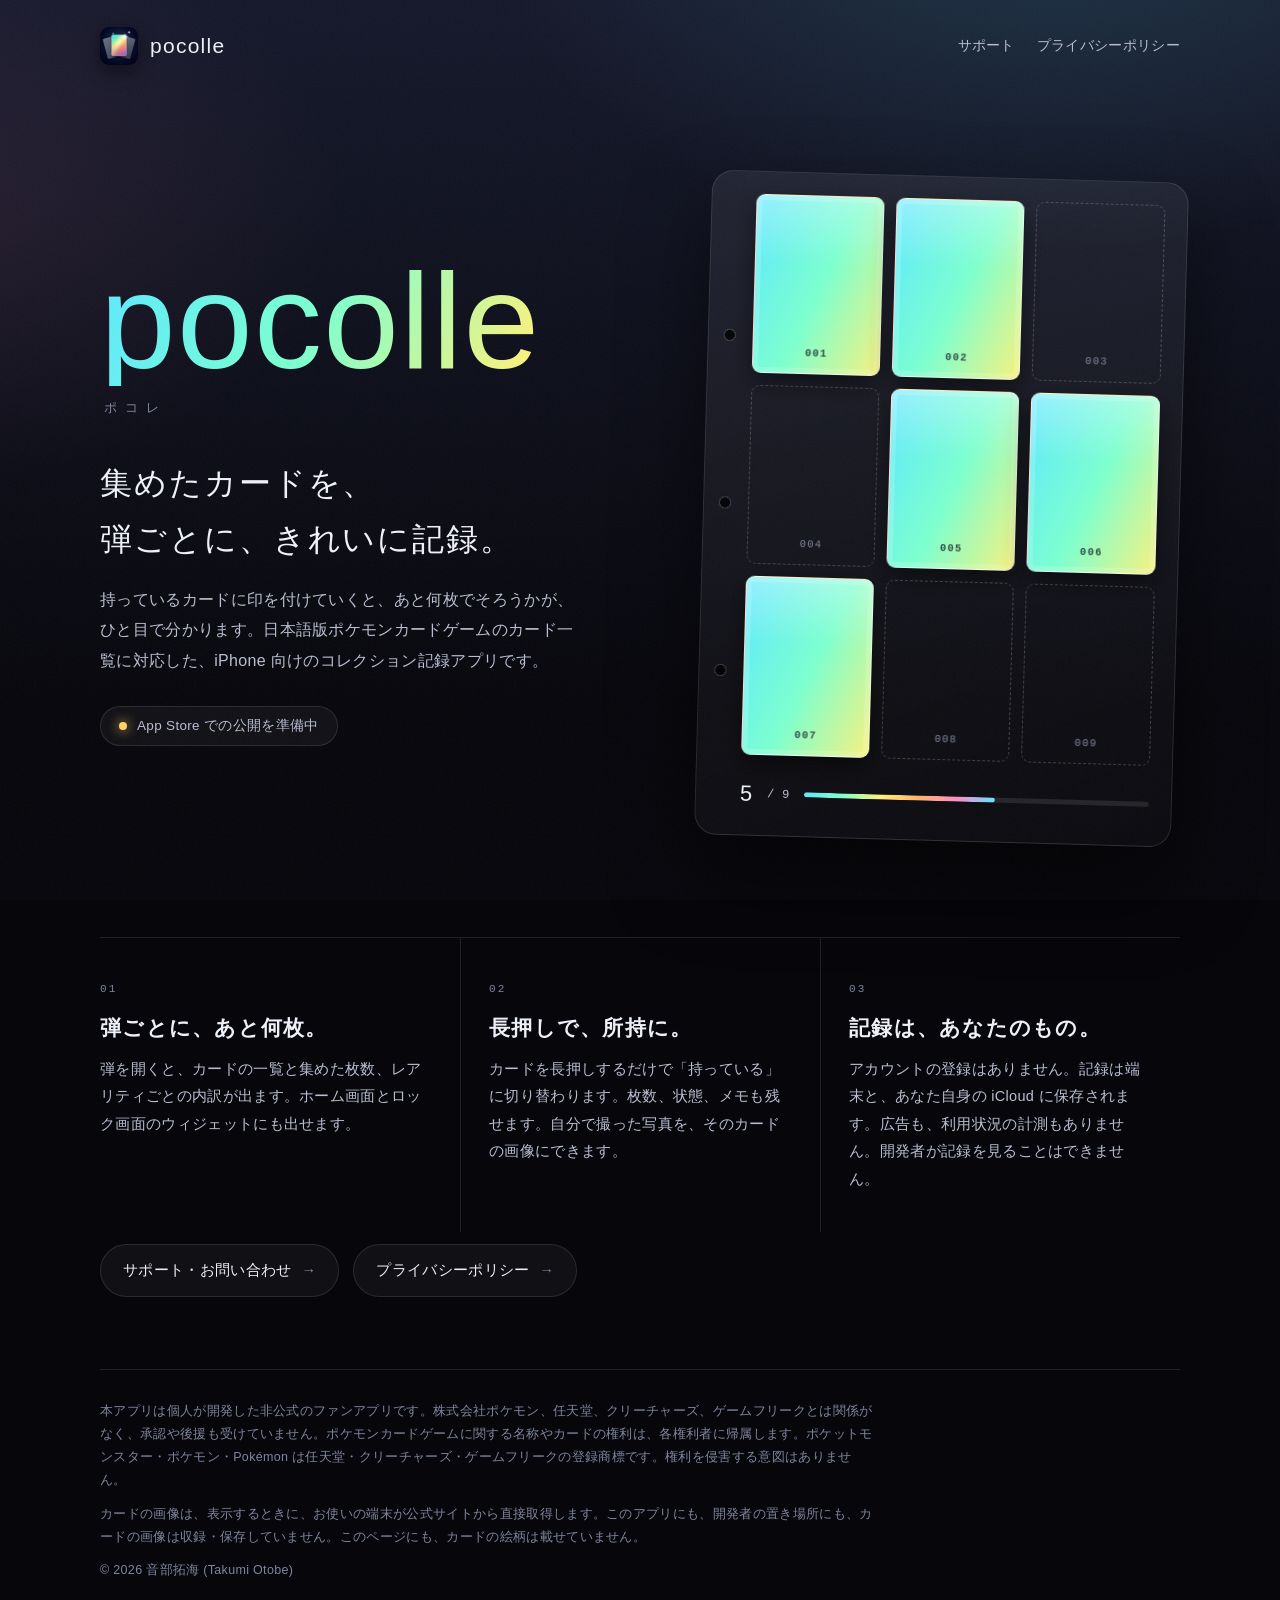
<file: index.html>
<!doctype html>
<html lang="ja">
<head>
<meta charset="utf-8">
<meta name="viewport" content="width=device-width, initial-scale=1">
<title>pocolle（ポコレ）— トレカのコレクションを、弾ごとに記録</title>
<meta name="description" content="pocolle（ポコレ）は、トレーディングカードのコレクションを弾ごとに記録する iPhone アプリです。アカウント登録なし、広告なし。記録はあなた自身の iCloud に保存されます。">
<meta name="theme-color" content="#14172a">
<link rel="icon" href="icon-64.png">
<link rel="apple-touch-icon" href="icon-180.png">
<link rel="stylesheet" href="style.css">
</head>
<body>
<div class="wrap">
  <header class="top">
    <a class="brand" href="./" aria-label="pocolle のトップ">
      <img src="icon-180.png" alt="" width="38" height="38">
      <span>pocolle</span>
    </a>
    <nav class="nav" aria-label="ページ">
      <a href="support/">サポート</a>
      <a href="privacy/">プライバシーポリシー</a>
    </nav>
  </header>

  <main>
    <section class="hero">
      <div>
        <h1 class="wordmark">pocolle</h1>
        <p class="reading">ポコレ</p>
        <p class="lead">集めたカードを、<br>弾ごとに、きれいに記録。</p>
        <p class="sub">持っているカードに印を付けていくと、あと何枚でそろうかが、ひと目で分かります。日本語版ポケモンカードゲームのカード一覧に対応した、iPhone 向けのコレクション記録アプリです。</p>
        <p class="status"><i aria-hidden="true"></i>App Store での公開を準備中</p>
      </div>

      <div class="binder" aria-hidden="true">
        <ul class="pockets">
          <li class="pocket own" style="--i:0"><span>001</span></li>
          <li class="pocket own" style="--i:1"><span>002</span></li>
          <li class="pocket" style="--i:2"><span>003</span></li>
          <li class="pocket" style="--i:3"><span>004</span></li>
          <li class="pocket own" style="--i:4"><span>005</span></li>
          <li class="pocket own" style="--i:5"><span>006</span></li>
          <li class="pocket own" style="--i:6"><span>007</span></li>
          <li class="pocket" style="--i:7"><span>008</span></li>
          <li class="pocket" style="--i:8"><span>009</span></li>
        </ul>
        <div class="tally"><b>5</b><span>/ 9</span><div class="bar"><i></i></div></div>
      </div>
    </section>

    <section class="points" aria-label="特長">
      <div class="point">
        <small>01</small>
        <h2>弾ごとに、あと何枚。</h2>
        <p>弾を開くと、カードの一覧と集めた枚数、レアリティごとの内訳が出ます。ホーム画面とロック画面のウィジェットにも出せます。</p>
      </div>
      <div class="point">
        <small>02</small>
        <h2>長押しで、所持に。</h2>
        <p>カードを長押しするだけで「持っている」に切り替わります。枚数、状態、メモも残せます。自分で撮った写真を、そのカードの画像にできます。</p>
      </div>
      <div class="point">
        <small>03</small>
        <h2>記録は、あなたのもの。</h2>
        <p>アカウントの登録はありません。記録は端末と、あなた自身の iCloud に保存されます。広告も、利用状況の計測もありません。開発者が記録を見ることはできません。</p>
      </div>
    </section>

    <div class="more">
      <a class="button" href="support/">サポート・お問い合わせ</a>
      <a class="button" href="privacy/">プライバシーポリシー</a>
    </div>
  </main>

  <footer class="foot">
    <p>本アプリは個人が開発した非公式のファンアプリです。株式会社ポケモン、任天堂、クリーチャーズ、ゲームフリークとは関係がなく、承認や後援も受けていません。ポケモンカードゲームに関する名称やカードの権利は、各権利者に帰属します。ポケットモンスター・ポケモン・Pokémon は任天堂・クリーチャーズ・ゲームフリークの登録商標です。権利を侵害する意図はありません。</p>
    <p>カードの画像は、表示するときに、お使いの端末が公式サイトから直接取得します。このアプリにも、開発者の置き場所にも、カードの画像は収録・保存していません。このページにも、カードの絵柄は載せていません。</p>
    <p>© 2026 音部拓海 (Takumi Otobe)</p>
  </footer>
</div>
</body>
</html>
</file>
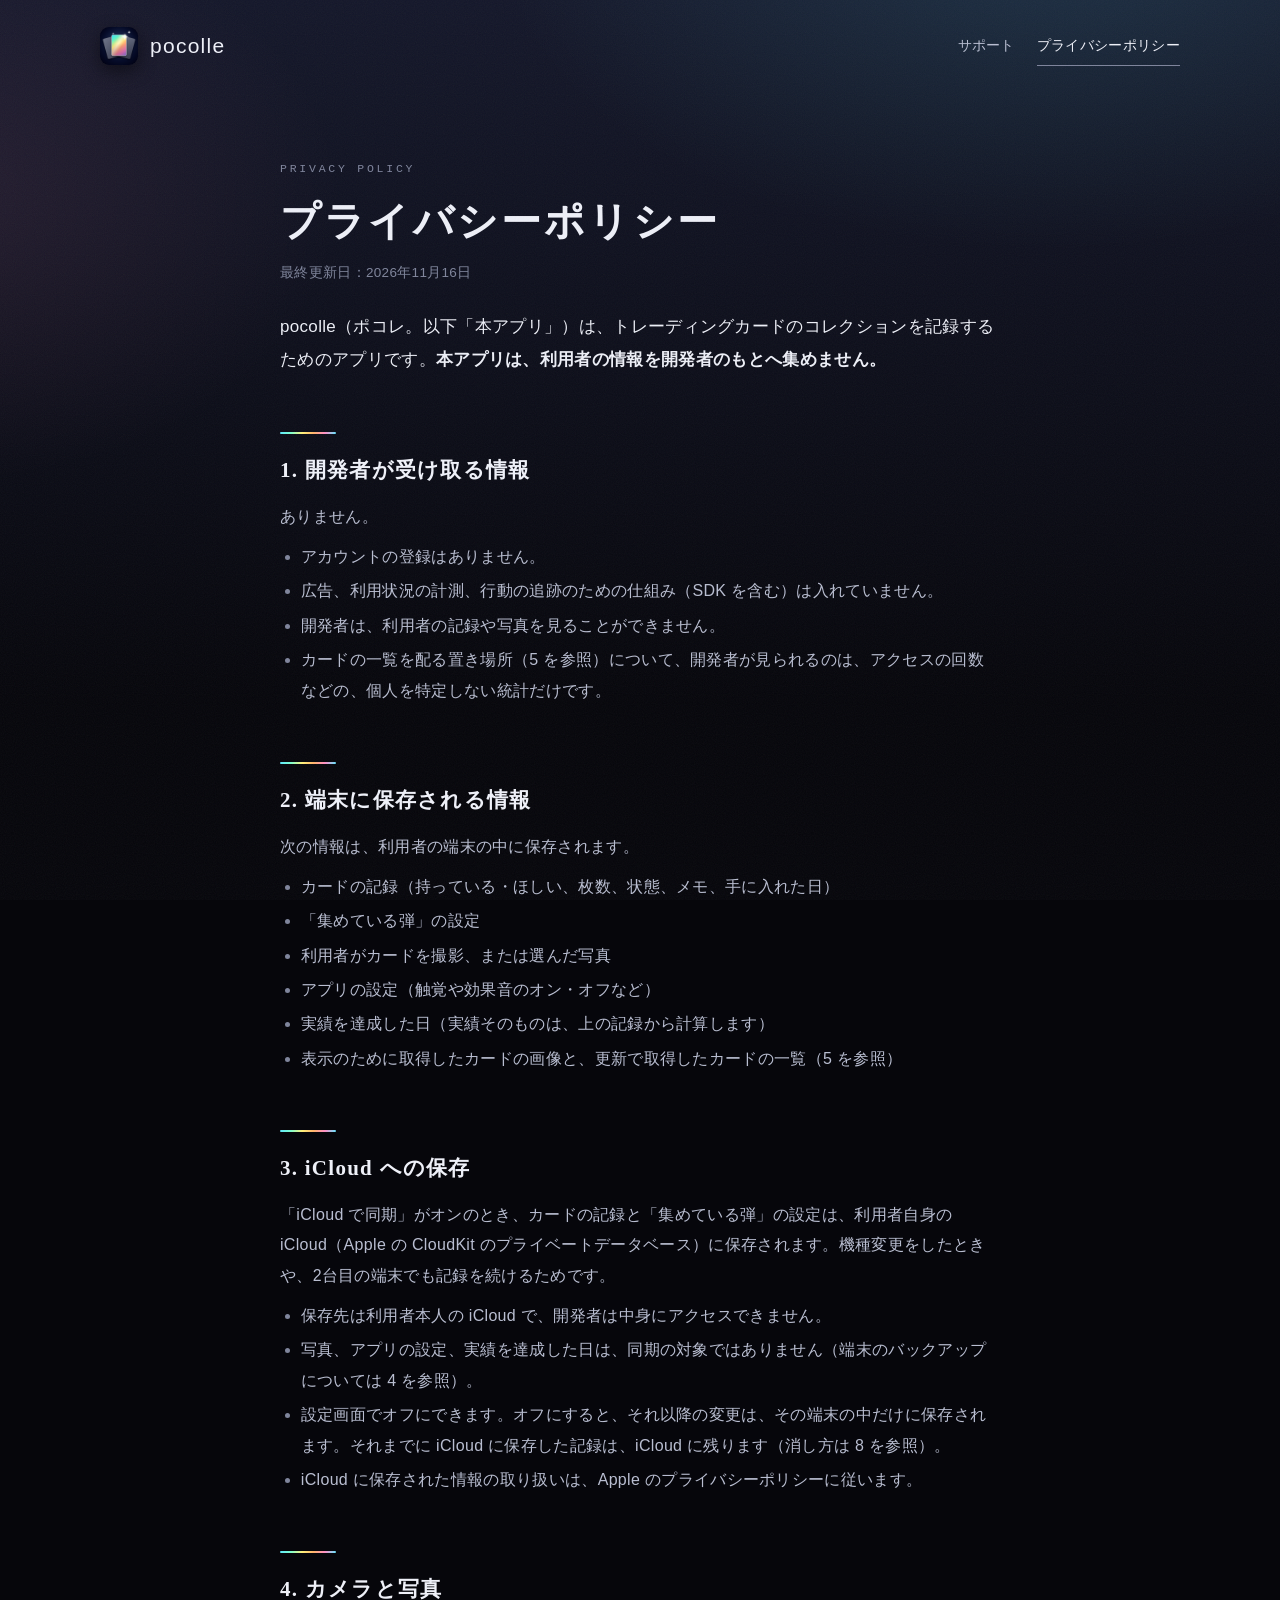
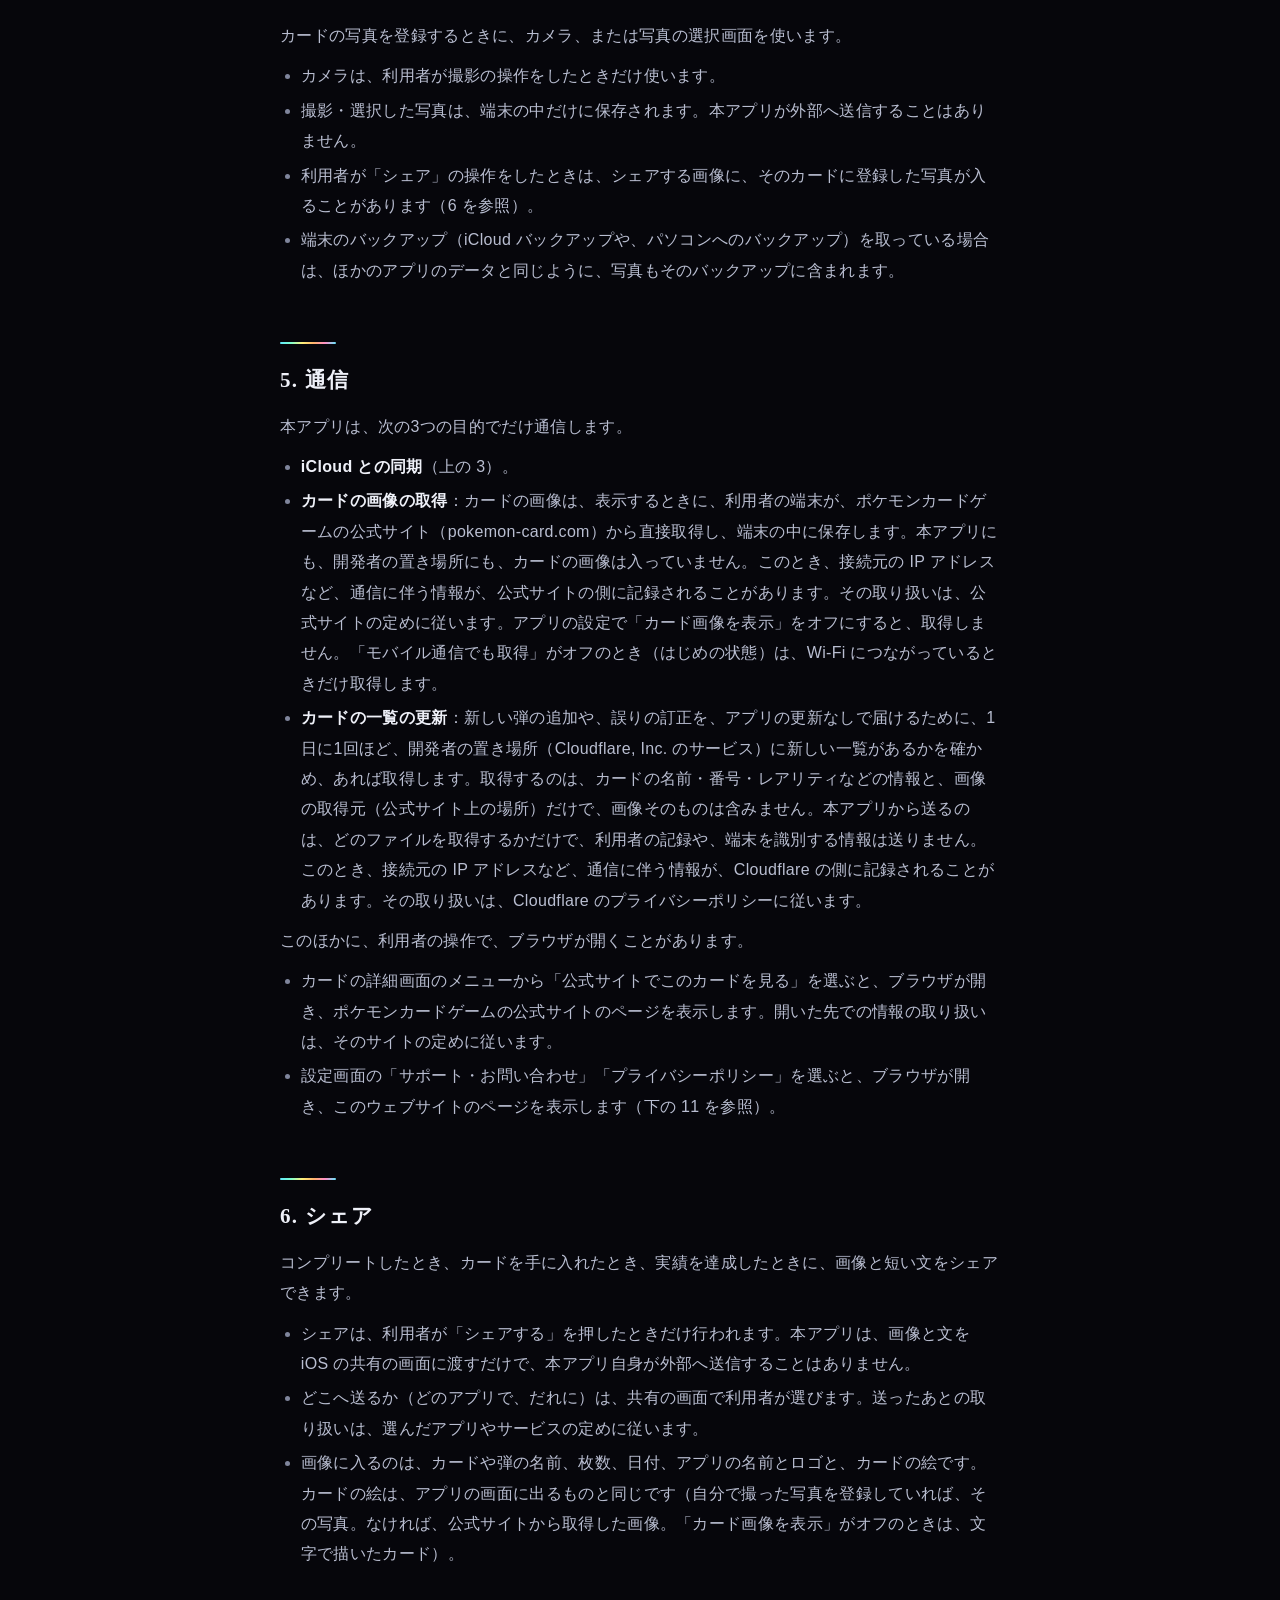
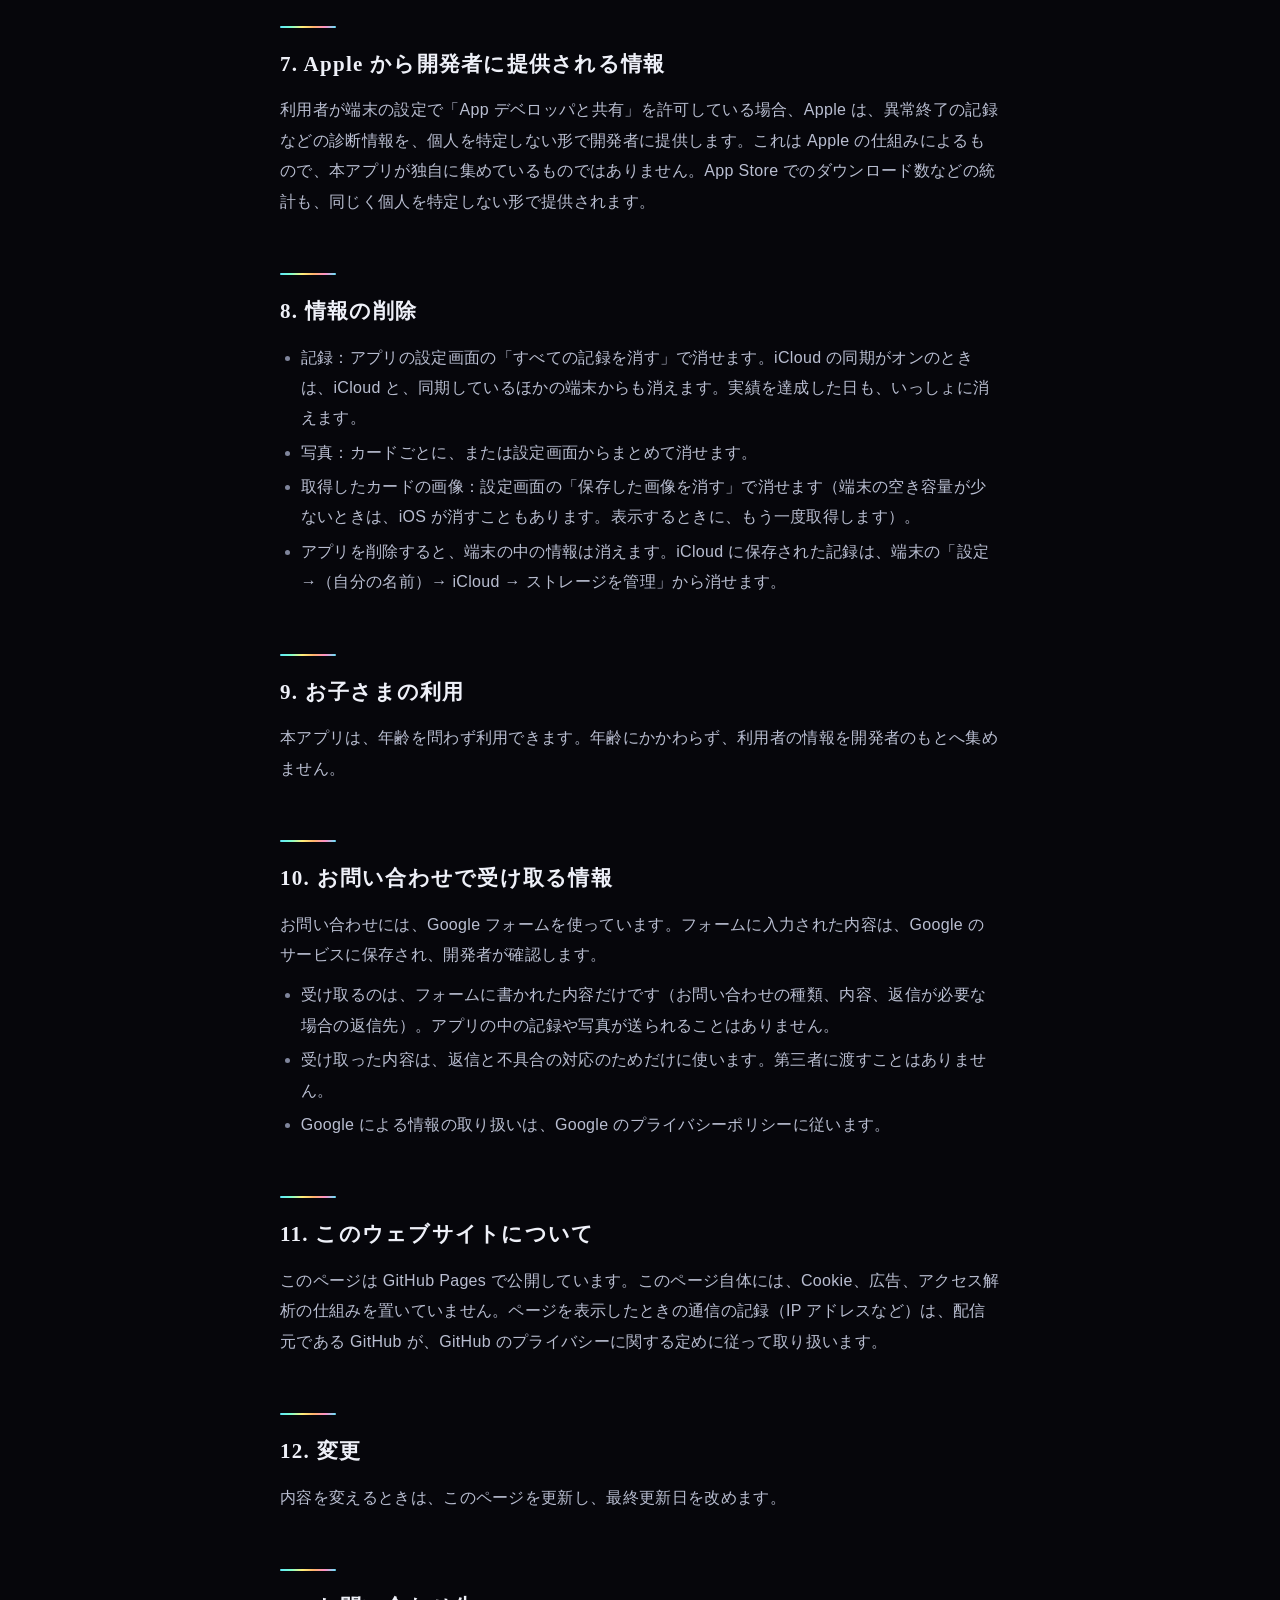
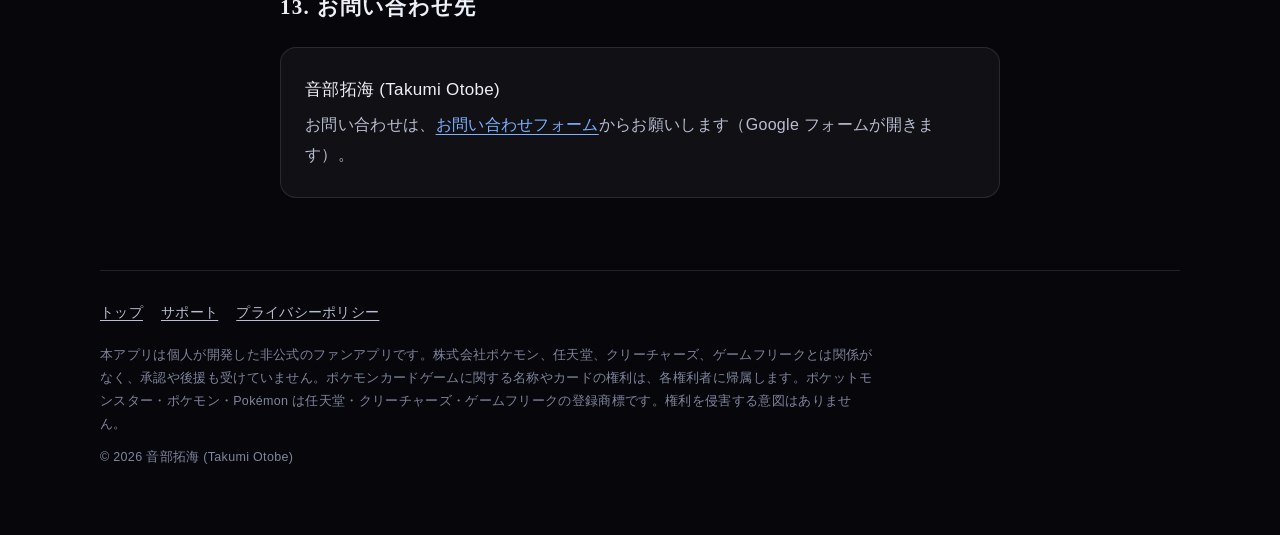
<file: privacy/index.html>
<!doctype html>
<html lang="ja">
<head>
<meta charset="utf-8">
<meta name="viewport" content="width=device-width, initial-scale=1">
<title>プライバシーポリシー — pocolle（ポコレ）</title>
<meta name="description" content="pocolle（ポコレ）のプライバシーポリシー。本アプリは、利用者の情報を開発者のもとへ集めません。">
<meta name="theme-color" content="#14172a">
<link rel="icon" href="../icon-64.png">
<link rel="apple-touch-icon" href="../icon-180.png">
<link rel="stylesheet" href="../style.css">
</head>
<body>
<div class="wrap">
  <header class="top">
    <a class="brand" href="../" aria-label="pocolle のトップ">
      <img src="../icon-180.png" alt="" width="38" height="38">
      <span>pocolle</span>
    </a>
    <nav class="nav" aria-label="ページ">
      <a href="../support/">サポート</a>
      <a href="./" aria-current="page">プライバシーポリシー</a>
    </nav>
  </header>
</div>

<main class="doc">
  <p class="kicker">PRIVACY POLICY</p>
  <h1>プライバシーポリシー</h1>
  <p class="updated">最終更新日：2026年11月16日</p>
  <p class="intro">pocolle（ポコレ。以下「本アプリ」）は、トレーディングカードのコレクションを記録するためのアプリです。<strong>本アプリは、利用者の情報を開発者のもとへ集めません。</strong></p>

  <h2>1. 開発者が受け取る情報</h2>
  <p>ありません。</p>
  <ul>
    <li>アカウントの登録はありません。</li>
    <li>広告、利用状況の計測、行動の追跡のための仕組み（SDK を含む）は入れていません。</li>
    <li>開発者は、利用者の記録や写真を見ることができません。</li>
    <li>カードの一覧を配る置き場所（5 を参照）について、開発者が見られるのは、アクセスの回数などの、個人を特定しない統計だけです。</li>
  </ul>

  <h2>2. 端末に保存される情報</h2>
  <p>次の情報は、利用者の端末の中に保存されます。</p>
  <ul>
    <li>カードの記録（持っている・ほしい、枚数、状態、メモ、手に入れた日）</li>
    <li>「集めている弾」の設定</li>
    <li>利用者がカードを撮影、または選んだ写真</li>
    <li>アプリの設定（触覚や効果音のオン・オフなど）</li>
    <li>実績を達成した日（実績そのものは、上の記録から計算します）</li>
    <li>表示のために取得したカードの画像と、更新で取得したカードの一覧（5 を参照）</li>
  </ul>

  <h2>3. iCloud への保存</h2>
  <p>「iCloud で同期」がオンのとき、カードの記録と「集めている弾」の設定は、利用者自身の iCloud（Apple の CloudKit のプライベートデータベース）に保存されます。機種変更をしたときや、2台目の端末でも記録を続けるためです。</p>
  <ul>
    <li>保存先は利用者本人の iCloud で、開発者は中身にアクセスできません。</li>
    <li>写真、アプリの設定、実績を達成した日は、同期の対象ではありません（端末のバックアップについては 4 を参照）。</li>
    <li>設定画面でオフにできます。オフにすると、それ以降の変更は、その端末の中だけに保存されます。それまでに iCloud に保存した記録は、iCloud に残ります（消し方は 8 を参照）。</li>
    <li>iCloud に保存された情報の取り扱いは、Apple のプライバシーポリシーに従います。</li>
  </ul>

  <h2>4. カメラと写真</h2>
  <p>カードの写真を登録するときに、カメラ、または写真の選択画面を使います。</p>
  <ul>
    <li>カメラは、利用者が撮影の操作をしたときだけ使います。</li>
    <li>撮影・選択した写真は、端末の中だけに保存されます。本アプリが外部へ送信することはありません。</li>
    <li>利用者が「シェア」の操作をしたときは、シェアする画像に、そのカードに登録した写真が入ることがあります（6 を参照）。</li>
    <li>端末のバックアップ（iCloud バックアップや、パソコンへのバックアップ）を取っている場合は、ほかのアプリのデータと同じように、写真もそのバックアップに含まれます。</li>
  </ul>

  <h2>5. 通信</h2>
  <p>本アプリは、次の3つの目的でだけ通信します。</p>
  <ul>
    <li><strong>iCloud との同期</strong>（上の 3）。</li>
    <li><strong>カードの画像の取得</strong>：カードの画像は、表示するときに、利用者の端末が、ポケモンカードゲームの公式サイト（pokemon-card.com）から直接取得し、端末の中に保存します。本アプリにも、開発者の置き場所にも、カードの画像は入っていません。このとき、接続元の IP アドレスなど、通信に伴う情報が、公式サイトの側に記録されることがあります。その取り扱いは、公式サイトの定めに従います。アプリの設定で「カード画像を表示」をオフにすると、取得しません。「モバイル通信でも取得」がオフのとき（はじめの状態）は、Wi-Fi につながっているときだけ取得します。</li>
    <li><strong>カードの一覧の更新</strong>：新しい弾の追加や、誤りの訂正を、アプリの更新なしで届けるために、1日に1回ほど、開発者の置き場所（Cloudflare, Inc. のサービス）に新しい一覧があるかを確かめ、あれば取得します。取得するのは、カードの名前・番号・レアリティなどの情報と、画像の取得元（公式サイト上の場所）だけで、画像そのものは含みません。本アプリから送るのは、どのファイルを取得するかだけで、利用者の記録や、端末を識別する情報は送りません。このとき、接続元の IP アドレスなど、通信に伴う情報が、Cloudflare の側に記録されることがあります。その取り扱いは、Cloudflare のプライバシーポリシーに従います。</li>
  </ul>
  <p>このほかに、利用者の操作で、ブラウザが開くことがあります。</p>
  <ul>
    <li>カードの詳細画面のメニューから「公式サイトでこのカードを見る」を選ぶと、ブラウザが開き、ポケモンカードゲームの公式サイトのページを表示します。開いた先での情報の取り扱いは、そのサイトの定めに従います。</li>
    <li>設定画面の「サポート・お問い合わせ」「プライバシーポリシー」を選ぶと、ブラウザが開き、このウェブサイトのページを表示します（下の 11 を参照）。</li>
  </ul>

  <h2>6. シェア</h2>
  <p>コンプリートしたとき、カードを手に入れたとき、実績を達成したときに、画像と短い文をシェアできます。</p>
  <ul>
    <li>シェアは、利用者が「シェアする」を押したときだけ行われます。本アプリは、画像と文を iOS の共有の画面に渡すだけで、本アプリ自身が外部へ送信することはありません。</li>
    <li>どこへ送るか（どのアプリで、だれに）は、共有の画面で利用者が選びます。送ったあとの取り扱いは、選んだアプリやサービスの定めに従います。</li>
    <li>画像に入るのは、カードや弾の名前、枚数、日付、アプリの名前とロゴと、カードの絵です。カードの絵は、アプリの画面に出るものと同じです（自分で撮った写真を登録していれば、その写真。なければ、公式サイトから取得した画像。「カード画像を表示」がオフのときは、文字で描いたカード）。</li>
  </ul>

  <h2>7. Apple から開発者に提供される情報</h2>
  <p>利用者が端末の設定で「App デベロッパと共有」を許可している場合、Apple は、異常終了の記録などの診断情報を、個人を特定しない形で開発者に提供します。これは Apple の仕組みによるもので、本アプリが独自に集めているものではありません。App Store でのダウンロード数などの統計も、同じく個人を特定しない形で提供されます。</p>

  <h2>8. 情報の削除</h2>
  <ul>
    <li>記録：アプリの設定画面の「すべての記録を消す」で消せます。iCloud の同期がオンのときは、iCloud と、同期しているほかの端末からも消えます。実績を達成した日も、いっしょに消えます。</li>
    <li>写真：カードごとに、または設定画面からまとめて消せます。</li>
    <li>取得したカードの画像：設定画面の「保存した画像を消す」で消せます（端末の空き容量が少ないときは、iOS が消すこともあります。表示するときに、もう一度取得します）。</li>
    <li>アプリを削除すると、端末の中の情報は消えます。iCloud に保存された記録は、端末の「設定 →（自分の名前）→ iCloud → ストレージを管理」から消せます。</li>
  </ul>

  <h2>9. お子さまの利用</h2>
  <p>本アプリは、年齢を問わず利用できます。年齢にかかわらず、利用者の情報を開発者のもとへ集めません。</p>

  <h2>10. お問い合わせで受け取る情報</h2>
  <p>お問い合わせには、Google フォームを使っています。フォームに入力された内容は、Google のサービスに保存され、開発者が確認します。</p>
  <ul>
    <li>受け取るのは、フォームに書かれた内容だけです（お問い合わせの種類、内容、返信が必要な場合の返信先）。アプリの中の記録や写真が送られることはありません。</li>
    <li>受け取った内容は、返信と不具合の対応のためだけに使います。第三者に渡すことはありません。</li>
    <li>Google による情報の取り扱いは、Google のプライバシーポリシーに従います。</li>
  </ul>

  <h2>11. このウェブサイトについて</h2>
  <p>このページは GitHub Pages で公開しています。このページ自体には、Cookie、広告、アクセス解析の仕組みを置いていません。ページを表示したときの通信の記録（IP アドレスなど）は、配信元である GitHub が、GitHub のプライバシーに関する定めに従って取り扱います。</p>

  <h2>12. 変更</h2>
  <p>内容を変えるときは、このページを更新し、最終更新日を改めます。</p>

  <h2>13. お問い合わせ先</h2>
  <div class="card">
    <p class="name">音部拓海 (Takumi Otobe)</p>
    <!-- CONTACT：お問い合わせフォーム（Google フォーム）へのリンク。URL を変えるときは、サポートページも直す -->
    <p>お問い合わせは、<a href="https://forms.gle/qAuWebfrrXA64xCX9" target="_blank" rel="noopener noreferrer">お問い合わせフォーム</a>からお願いします（Google フォームが開きます）。</p>
  </div>
</main>

<div class="wrap">
  <footer class="foot">
    <p class="links"><a href="../">トップ</a><a href="../support/">サポート</a><a href="./">プライバシーポリシー</a></p>
    <p>本アプリは個人が開発した非公式のファンアプリです。株式会社ポケモン、任天堂、クリーチャーズ、ゲームフリークとは関係がなく、承認や後援も受けていません。ポケモンカードゲームに関する名称やカードの権利は、各権利者に帰属します。ポケットモンスター・ポケモン・Pokémon は任天堂・クリーチャーズ・ゲームフリークの登録商標です。権利を侵害する意図はありません。</p>
    <p>© 2026 音部拓海 (Takumi Otobe)</p>
  </footer>
</div>
</body>
</html>
</file>
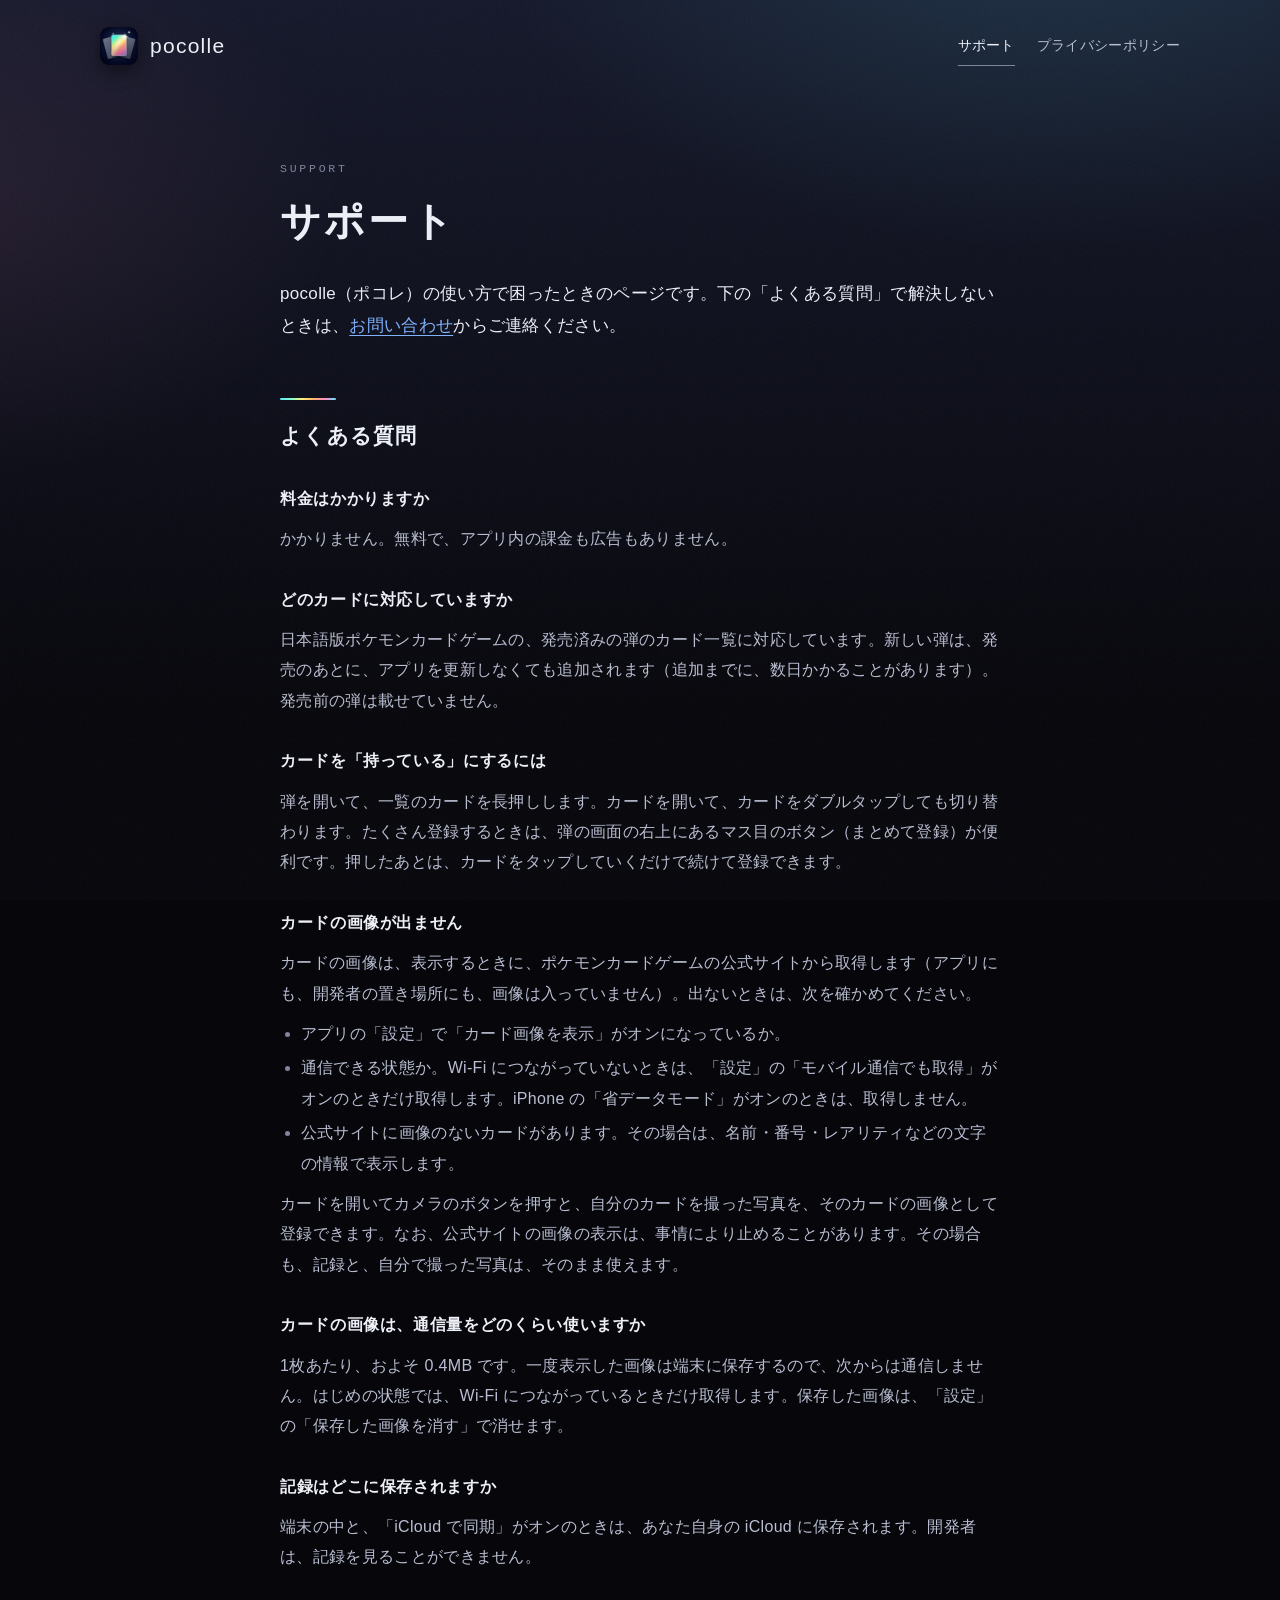
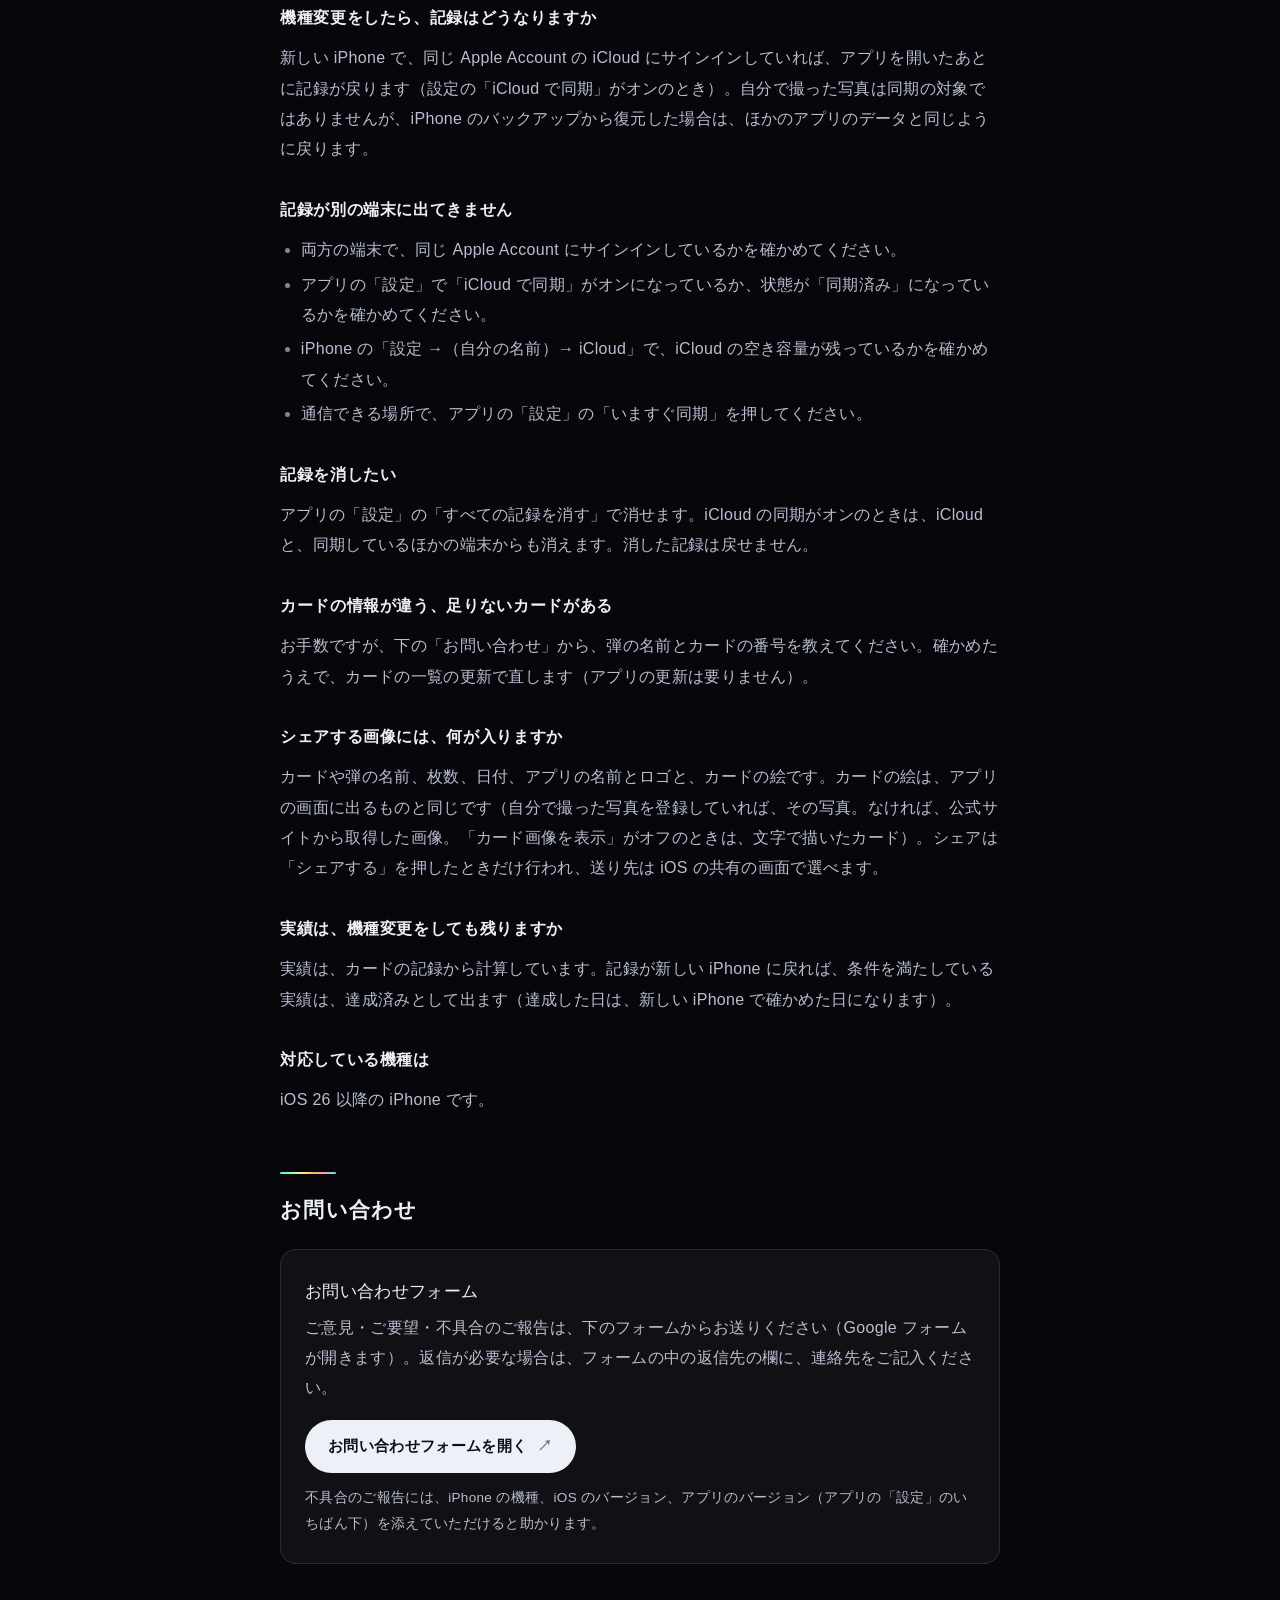
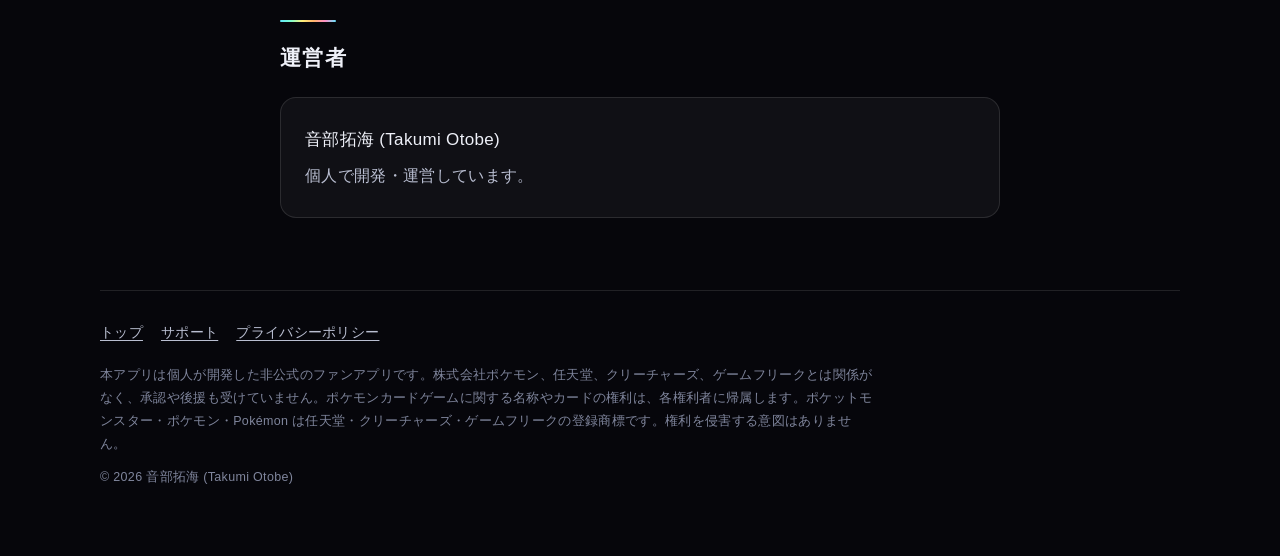
<file: support/index.html>
<!doctype html>
<html lang="ja">
<head>
<meta charset="utf-8">
<meta name="viewport" content="width=device-width, initial-scale=1">
<title>サポート — pocolle（ポコレ）</title>
<meta name="description" content="pocolle（ポコレ）のサポートページ。よくある質問と、お問い合わせの方法。">
<meta name="theme-color" content="#14172a">
<link rel="icon" href="../icon-64.png">
<link rel="apple-touch-icon" href="../icon-180.png">
<link rel="stylesheet" href="../style.css">
</head>
<body>
<div class="wrap">
  <header class="top">
    <a class="brand" href="../" aria-label="pocolle のトップ">
      <img src="../icon-180.png" alt="" width="38" height="38">
      <span>pocolle</span>
    </a>
    <nav class="nav" aria-label="ページ">
      <a href="./" aria-current="page">サポート</a>
      <a href="../privacy/">プライバシーポリシー</a>
    </nav>
  </header>
</div>

<main class="doc">
  <p class="kicker">SUPPORT</p>
  <h1>サポート</h1>
  <p class="intro">pocolle（ポコレ）の使い方で困ったときのページです。下の「よくある質問」で解決しないときは、<a href="#contact">お問い合わせ</a>からご連絡ください。</p>

  <h2>よくある質問</h2>

  <h3>料金はかかりますか</h3>
  <p>かかりません。無料で、アプリ内の課金も広告もありません。</p>

  <h3>どのカードに対応していますか</h3>
  <p>日本語版ポケモンカードゲームの、発売済みの弾のカード一覧に対応しています。新しい弾は、発売のあとに、アプリを更新しなくても追加されます（追加までに、数日かかることがあります）。発売前の弾は載せていません。</p>

  <h3>カードを「持っている」にするには</h3>
  <p>弾を開いて、一覧のカードを長押しします。カードを開いて、カードをダブルタップしても切り替わります。たくさん登録するときは、弾の画面の右上にあるマス目のボタン（まとめて登録）が便利です。押したあとは、カードをタップしていくだけで続けて登録できます。</p>

  <h3>カードの画像が出ません</h3>
  <p>カードの画像は、表示するときに、ポケモンカードゲームの公式サイトから取得します（アプリにも、開発者の置き場所にも、画像は入っていません）。出ないときは、次を確かめてください。</p>
  <ul>
    <li>アプリの「設定」で「カード画像を表示」がオンになっているか。</li>
    <li>通信できる状態か。Wi-Fi につながっていないときは、「設定」の「モバイル通信でも取得」がオンのときだけ取得します。iPhone の「省データモード」がオンのときは、取得しません。</li>
    <li>公式サイトに画像のないカードがあります。その場合は、名前・番号・レアリティなどの文字の情報で表示します。</li>
  </ul>
  <p>カードを開いてカメラのボタンを押すと、自分のカードを撮った写真を、そのカードの画像として登録できます。なお、公式サイトの画像の表示は、事情により止めることがあります。その場合も、記録と、自分で撮った写真は、そのまま使えます。</p>

  <h3>カードの画像は、通信量をどのくらい使いますか</h3>
  <p>1枚あたり、およそ 0.4MB です。一度表示した画像は端末に保存するので、次からは通信しません。はじめの状態では、Wi-Fi につながっているときだけ取得します。保存した画像は、「設定」の「保存した画像を消す」で消せます。</p>

  <h3>記録はどこに保存されますか</h3>
  <p>端末の中と、「iCloud で同期」がオンのときは、あなた自身の iCloud に保存されます。開発者は、記録を見ることができません。</p>

  <h3>機種変更をしたら、記録はどうなりますか</h3>
  <p>新しい iPhone で、同じ Apple Account の iCloud にサインインしていれば、アプリを開いたあとに記録が戻ります（設定の「iCloud で同期」がオンのとき）。自分で撮った写真は同期の対象ではありませんが、iPhone のバックアップから復元した場合は、ほかのアプリのデータと同じように戻ります。</p>

  <h3>記録が別の端末に出てきません</h3>
  <ul>
    <li>両方の端末で、同じ Apple Account にサインインしているかを確かめてください。</li>
    <li>アプリの「設定」で「iCloud で同期」がオンになっているか、状態が「同期済み」になっているかを確かめてください。</li>
    <li>iPhone の「設定 →（自分の名前）→ iCloud」で、iCloud の空き容量が残っているかを確かめてください。</li>
    <li>通信できる場所で、アプリの「設定」の「いますぐ同期」を押してください。</li>
  </ul>

  <h3>記録を消したい</h3>
  <p>アプリの「設定」の「すべての記録を消す」で消せます。iCloud の同期がオンのときは、iCloud と、同期しているほかの端末からも消えます。消した記録は戻せません。</p>

  <h3>カードの情報が違う、足りないカードがある</h3>
  <p>お手数ですが、下の「お問い合わせ」から、弾の名前とカードの番号を教えてください。確かめたうえで、カードの一覧の更新で直します（アプリの更新は要りません）。</p>

  <h3>シェアする画像には、何が入りますか</h3>
  <p>カードや弾の名前、枚数、日付、アプリの名前とロゴと、カードの絵です。カードの絵は、アプリの画面に出るものと同じです（自分で撮った写真を登録していれば、その写真。なければ、公式サイトから取得した画像。「カード画像を表示」がオフのときは、文字で描いたカード）。シェアは「シェアする」を押したときだけ行われ、送り先は iOS の共有の画面で選べます。</p>

  <h3>実績は、機種変更をしても残りますか</h3>
  <p>実績は、カードの記録から計算しています。記録が新しい iPhone に戻れば、条件を満たしている実績は、達成済みとして出ます（達成した日は、新しい iPhone で確かめた日になります）。</p>

  <h3>対応している機種は</h3>
  <p>iOS 26 以降の iPhone です。</p>

  <h2 id="contact">お問い合わせ</h2>
  <!-- CONTACT：お問い合わせフォーム（Google フォーム）へのリンク。URL を変えるときは、プライバシーポリシーの 13 も直す -->
  <div class="card">
    <p class="name">お問い合わせフォーム</p>
    <p>ご意見・ご要望・不具合のご報告は、下のフォームからお送りください（Google フォームが開きます）。返信が必要な場合は、フォームの中の返信先の欄に、連絡先をご記入ください。</p>
    <p class="cta"><a class="button primary" href="https://forms.gle/qAuWebfrrXA64xCX9" target="_blank" rel="noopener noreferrer">お問い合わせフォームを開く</a></p>
    <p class="note">不具合のご報告には、iPhone の機種、iOS のバージョン、アプリのバージョン（アプリの「設定」のいちばん下）を添えていただけると助かります。</p>
  </div>

  <h2>運営者</h2>
  <div class="card">
    <p class="name">音部拓海 (Takumi Otobe)</p>
    <p>個人で開発・運営しています。</p>
  </div>
</main>

<div class="wrap">
  <footer class="foot">
    <p class="links"><a href="../">トップ</a><a href="./">サポート</a><a href="../privacy/">プライバシーポリシー</a></p>
    <p>本アプリは個人が開発した非公式のファンアプリです。株式会社ポケモン、任天堂、クリーチャーズ、ゲームフリークとは関係がなく、承認や後援も受けていません。ポケモンカードゲームに関する名称やカードの権利は、各権利者に帰属します。ポケットモンスター・ポケモン・Pokémon は任天堂・クリーチャーズ・ゲームフリークの登録商標です。権利を侵害する意図はありません。</p>
    <p>© 2026 音部拓海 (Takumi Otobe)</p>
  </footer>
</div>
</body>
</html>
</file>
<file: style.css>
/* pocolle（ポコレ）の公開ページ。
   - 外部の読み込みは一切しない（フォント、解析、画像の配信元を使わない）。
   - 見た目は、アプリと同じ濃紺の地に、カードのホロの帯を細く効かせる。 */

:root {
  color-scheme: dark;
  --bg-top: #14172a;
  --bg-bottom: #06060b;
  --ink: #eef0f8;
  --ink-soft: #b9bed1;
  --ink-faint: #7f859c;
  --line: rgba(255, 255, 255, 0.11);
  --panel: rgba(255, 255, 255, 0.045);
  --accent: #7fb2ff;
  --owned: #43d395;
  --gold: #ffd166;
  --foil: linear-gradient(115deg, #5ee7ff 0%, #7dffcf 20%, #fff07a 40%, #ffb36b 60%, #ff8fc7 80%, #5ee7ff 100%);
  --display: "Hiragino Mincho ProN", "Yu Mincho", "YuMincho", "Noto Serif JP", "Noto Serif CJK JP", serif;
  --body: "Hiragino Sans", "Hiragino Kaku Gothic ProN", "Yu Gothic Medium", "Yu Gothic", "Noto Sans JP", sans-serif;
  --latin: "Futura", "Avenir Next", "Century Gothic", "Trebuchet MS", sans-serif;
  --mono: "SF Mono", ui-monospace, "Menlo", "Consolas", monospace;
}

* { box-sizing: border-box; }

html {
  -webkit-text-size-adjust: 100%;
  background: var(--bg-bottom);
}

body {
  margin: 0;
  min-height: 100vh;
  color: var(--ink);
  font-family: var(--body);
  font-size: 16px;
  line-height: 1.9;
  letter-spacing: 0.02em;
  background:
    radial-gradient(900px 520px at 82% -8%, rgba(94, 231, 255, 0.13), transparent 62%),
    radial-gradient(700px 480px at -6% 22%, rgba(255, 143, 199, 0.09), transparent 60%),
    linear-gradient(180deg, var(--bg-top) 0%, var(--bg-bottom) 78%);
  background-attachment: fixed;
}

/* 紙のざらつき（うっすら）。画像ファイルは使わない */
body::before {
  content: "";
  position: fixed;
  inset: 0;
  pointer-events: none;
  opacity: 0.05;
  background-image: url("data:image/svg+xml;utf8,<svg xmlns='http://www.w3.org/2000/svg' width='160' height='160'><filter id='n'><feTurbulence type='fractalNoise' baseFrequency='0.9' numOctaves='2' stitchTiles='stitch'/></filter><rect width='160' height='160' filter='url(%23n)'/></svg>");
}

a { color: var(--accent); text-underline-offset: 0.22em; text-decoration-thickness: 1px; }
a:hover { color: #b7d4ff; }
a:focus-visible, .button:focus-visible { outline: 2px solid var(--accent); outline-offset: 3px; border-radius: 6px; }

.wrap { width: min(1080px, 100% - 48px); margin-inline: auto; position: relative; }

/* ---- 上の帯 */
.top {
  display: flex;
  align-items: center;
  justify-content: space-between;
  flex-wrap: wrap;
  gap: 10px 16px;
  padding: 26px 0 18px;
}
.brand { display: inline-flex; align-items: center; gap: 12px; color: var(--ink); text-decoration: none; }
.brand img { width: 38px; height: 38px; border-radius: 9px; box-shadow: 0 6px 18px rgba(0, 0, 0, 0.45); }
.brand span { font-family: var(--latin); font-size: 21px; letter-spacing: 0.06em; }
.nav { display: flex; gap: 22px; font-size: 14px; }
.nav a { color: var(--ink-soft); text-decoration: none; padding: 6px 0; border-bottom: 1px solid transparent; white-space: nowrap; }
.nav a:hover, .nav a[aria-current="page"] { color: var(--ink); border-bottom-color: var(--ink-faint); }

/* ---- 表紙 */
.hero {
  display: grid;
  grid-template-columns: minmax(0, 1.05fr) minmax(0, 0.95fr);
  gap: clamp(28px, 6vw, 84px);
  align-items: center;
  padding: clamp(36px, 8vw, 92px) 0 clamp(48px, 8vw, 96px);
}
.wordmark {
  margin: 0;
  font-family: var(--latin);
  font-weight: 500;
  font-size: clamp(64px, 12vw, 136px);
  line-height: 0.95;
  letter-spacing: 0.01em;
  background: var(--foil);
  background-size: 220% 100%;
  -webkit-background-clip: text;
  background-clip: text;
  color: transparent;
  animation: foil 9s linear infinite;
}
.reading { margin: 10px 0 0 4px; font-size: 13px; letter-spacing: 0.6em; color: var(--ink-faint); }
.lead {
  margin: 34px 0 0;
  font-family: var(--display);
  font-size: clamp(22px, 3.1vw, 32px);
  line-height: 1.75;
  letter-spacing: 0.06em;
}
.sub { margin: 18px 0 0; color: var(--ink-soft); max-width: 30em; }
.status {
  display: inline-flex;
  align-items: center;
  gap: 10px;
  margin-top: 30px;
  padding: 9px 18px;
  border: 1px solid var(--line);
  border-radius: 999px;
  background: var(--panel);
  font-size: 13.5px;
  line-height: 1.5;
  color: var(--ink-soft);
}
.status i { flex: none; width: 8px; height: 8px; border-radius: 50%; background: var(--gold); box-shadow: 0 0 12px var(--gold); }

/* ---- バインダーの1ページ（絵はすべて CSS。カードの絵柄は使わない） */
.binder {
  position: relative;
  padding: 22px 22px 20px 44px;
  border: 1px solid var(--line);
  border-radius: 22px;
  background: linear-gradient(160deg, rgba(255, 255, 255, 0.07), rgba(255, 255, 255, 0.02));
  box-shadow: 0 40px 80px rgba(0, 0, 0, 0.5);
  transform: rotate(1.6deg);
}
.binder::before {
  /* とじ穴 */
  content: "";
  position: absolute;
  left: 15px;
  top: 12%;
  bottom: 12%;
  width: 12px;
  background: radial-gradient(circle at 50% 50%, rgba(0, 0, 0, 0.75) 0 5px, rgba(255, 255, 255, 0.14) 5px 6px, transparent 6.5px) 0 0 / 12px 33.33% repeat-y;
}
.pockets { display: grid; grid-template-columns: repeat(3, 1fr); gap: 12px; margin: 0; padding: 0; list-style: none; }
.pocket {
  position: relative;
  aspect-ratio: 63 / 88;
  border-radius: 9px;
  border: 1px dashed rgba(255, 255, 255, 0.2);
  opacity: 0;
  transform: translateY(10px);
  animation: settle 0.7s cubic-bezier(0.2, 0.8, 0.2, 1) forwards;
  animation-delay: calc(var(--i) * 70ms + 150ms);
}
.pocket span {
  position: absolute;
  left: 0;
  right: 0;
  bottom: 9px;
  text-align: center;
  font-family: var(--mono);
  font-size: 10.5px;
  letter-spacing: 0.12em;
  color: var(--ink-faint);
}
.pocket.own {
  border: 1px solid rgba(255, 255, 255, 0.55);
  background:
    linear-gradient(180deg, rgba(255, 255, 255, 0.34), rgba(255, 255, 255, 0) 38%),
    var(--foil);
  background-size: 100% 100%, 260% 260%;
  box-shadow: 0 10px 24px rgba(0, 0, 0, 0.45), inset 0 0 0 5px rgba(255, 255, 255, 0.16);
  animation:
    settle 0.7s cubic-bezier(0.2, 0.8, 0.2, 1) forwards,
    shimmer 7s ease-in-out infinite;
  animation-delay: calc(var(--i) * 70ms + 150ms), calc(var(--i) * -900ms);
}
.pocket.own span { color: rgba(10, 14, 30, 0.72); font-weight: 600; }
.tally { display: flex; align-items: center; gap: 14px; margin-top: 18px; font-family: var(--mono); font-size: 12px; color: var(--ink-soft); }
.tally b { font-family: var(--latin); font-size: 22px; font-weight: 500; color: var(--ink); letter-spacing: 0.04em; }
.bar { flex: 1; height: 5px; border-radius: 3px; background: rgba(255, 255, 255, 0.1); overflow: hidden; }
.bar i { display: block; height: 100%; width: 55.6%; border-radius: 3px; background: var(--foil); }

/* ---- 特長 */
.points { display: grid; grid-template-columns: repeat(3, 1fr); gap: 0; border-top: 1px solid var(--line); }
.point { padding: 34px 28px 38px 0; }
.point + .point { padding-left: 28px; border-left: 1px solid var(--line); }
.point small { font-family: var(--mono); font-size: 11px; letter-spacing: 0.2em; color: var(--ink-faint); }
.point h2 { margin: 10px 0 10px; font-family: var(--display); font-size: 21px; font-weight: 600; letter-spacing: 0.06em; line-height: 1.6; }
.point p { margin: 0; font-size: 14.5px; color: var(--ink-soft); }

.more { display: flex; flex-wrap: wrap; gap: 14px; padding: 12px 0 72px; }
.button {
  display: inline-flex;
  align-items: center;
  gap: 10px;
  padding: 12px 22px;
  border-radius: 999px;
  border: 1px solid var(--line);
  background: var(--panel);
  color: var(--ink);
  text-decoration: none;
  font-size: 14.5px;
  transition: border-color 0.2s, transform 0.2s;
}
.button:hover { color: var(--ink); border-color: rgba(255, 255, 255, 0.4); transform: translateY(-1px); }
.button::after { content: "→"; color: var(--ink-faint); }
.button.primary { background: var(--ink); border-color: transparent; color: #0b0d18; font-weight: 700; }
.button.primary:hover { color: #0b0d18; background: #ffffff; }
.button.primary::after { content: "↗"; color: rgba(11, 13, 24, 0.55); }
.cta { margin: 16px 0 12px !important; }

/* ---- 文書のページ（サポート、プライバシーポリシー） */
.doc { width: min(720px, 100% - 48px); margin-inline: auto; padding: clamp(28px, 6vw, 64px) 0 72px; }
.doc .kicker { font-family: var(--mono); font-size: 11.5px; letter-spacing: 0.24em; color: var(--ink-faint); }
.doc h1 { margin: 12px 0 8px; font-family: var(--display); font-size: clamp(28px, 5vw, 40px); font-weight: 600; letter-spacing: 0.08em; line-height: 1.5; }
.doc .updated { margin: 0 0 8px; font-size: 13.5px; color: var(--ink-faint); }
.doc .intro { margin: 26px 0 0; font-size: 17px; color: var(--ink); }
.doc h2 {
  position: relative;
  margin: 56px 0 14px;
  padding-top: 22px;
  font-family: var(--display);
  font-size: 21px;
  font-weight: 600;
  letter-spacing: 0.06em;
  line-height: 1.6;
}
.doc h2::before { content: ""; position: absolute; left: 0; top: 0; width: 56px; height: 2px; border-radius: 2px; background: var(--foil); }
.doc h3 { margin: 30px 0 6px; font-size: 16px; font-weight: 700; letter-spacing: 0.04em; }
.doc p, .doc li { color: var(--ink-soft); }
.doc p { margin: 10px 0; }
.doc ul { margin: 10px 0; padding-left: 1.3em; }
.doc li { margin: 4px 0; }
.doc li::marker { color: var(--ink-faint); }
.doc strong { color: var(--ink); font-weight: 700; }

.card {
  margin: 22px 0 0;
  padding: 22px 24px;
  border: 1px solid var(--line);
  border-radius: 16px;
  background: var(--panel);
}
.card p { margin: 4px 0; }
.card .name { color: var(--ink); font-size: 17px; }
.note { font-size: 13.5px; color: var(--ink-faint); }

/* ---- 下の帯 */
.foot { border-top: 1px solid var(--line); padding: 30px 0 56px; font-size: 12.5px; line-height: 1.85; color: var(--ink-faint); }
.foot p { margin: 0 0 10px; max-width: 62em; }
.foot .links { display: flex; flex-wrap: wrap; gap: 18px; margin: 0 0 18px; font-size: 13.5px; }
.foot .links a { color: var(--ink-soft); }

@keyframes foil { to { background-position: 220% 0; } }
@keyframes shimmer { 0%, 100% { background-position: 0 0, 0% 30%; } 50% { background-position: 0 0, 100% 70%; } }
@keyframes settle { to { opacity: 1; transform: none; } }

@media (max-width: 820px) {
  .hero { grid-template-columns: 1fr; }
  .binder { transform: none; max-width: 420px; }
  .points { grid-template-columns: 1fr; }
  .point, .point + .point { padding: 26px 0; border-left: 0; }
  .point + .point { border-top: 1px solid var(--line); }
  .nav { gap: 18px; font-size: 13px; }
}

@media (prefers-reduced-motion: reduce) {
  .wordmark, .pocket, .pocket.own { animation: none; }
  .pocket { opacity: 1; transform: none; }
  .button { transition: none; }
}
</file>
